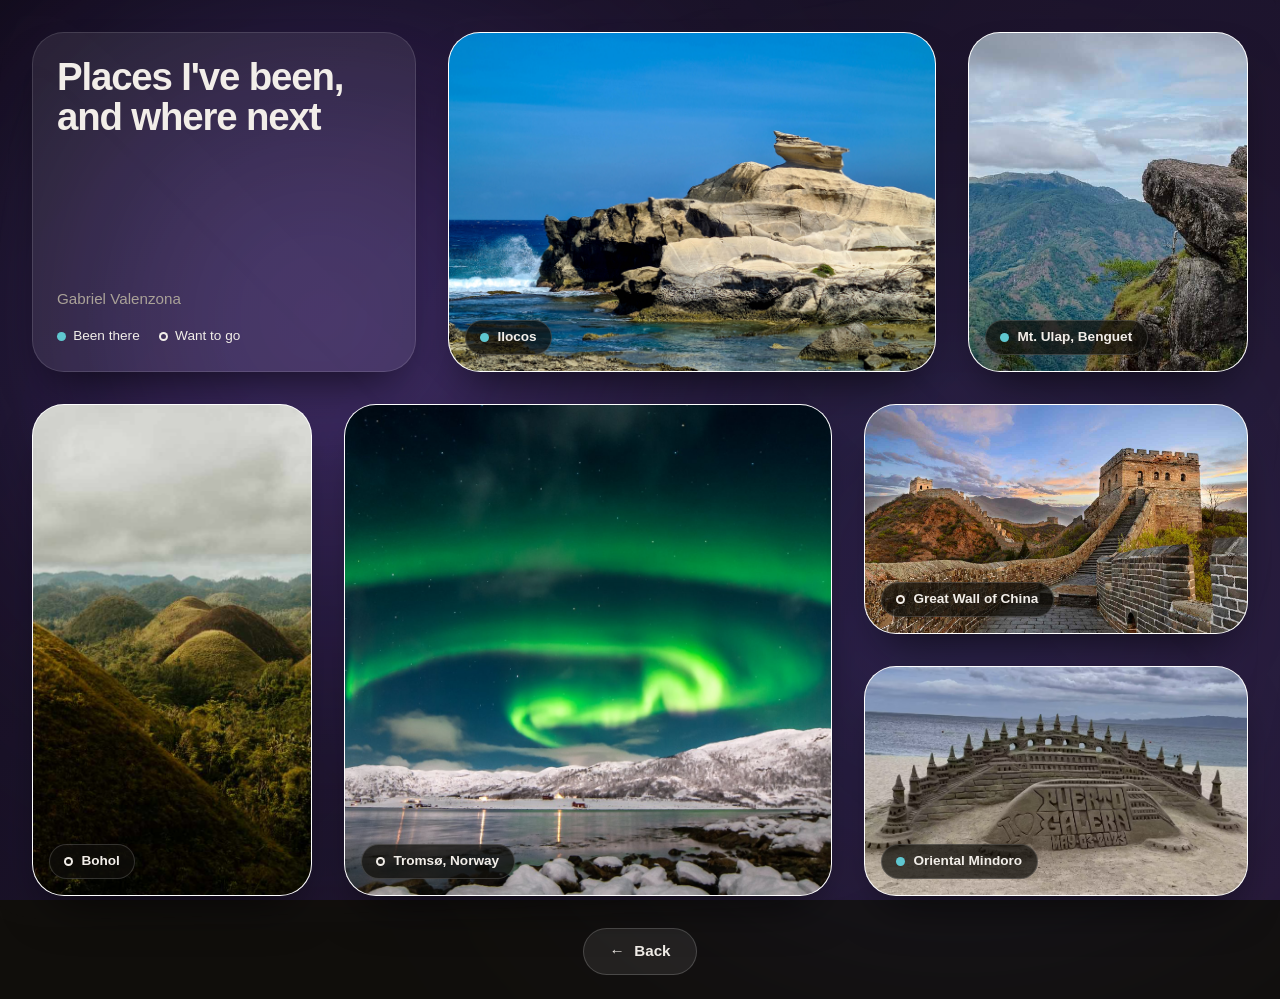
<file: index.html>
<!doctype html>
<html lang="en">

<head>
  <meta charset="utf-8">
  <meta name="viewport" content="width=device-width, initial-scale=1">
  <title>Travel Moodboard</title>
  <link rel="stylesheet" href="assets/style.css" />
  <link href="https://cdn.jsdelivr.net/npm/bootstrap@5.3.8/dist/css/bootstrap.min.css" rel="stylesheet"
    integrity="sha384-sRIl4kxILFvY47J16cr9ZwB07vP4J8+LH7qKQnuqkuIAvNWLzeN8tE5YBujZqJLB" crossorigin="anonymous">
  <link rel="stylesheet" href="assets/style.css" />
</head>

<body>
  <div class="aura-bg">
    <div class="aura-layer aura-layer-1" aria-hidden="true"></div>
    <div class="aura-layer aura-layer-2" aria-hidden="true"></div>
    <div class="aura-layer aura-layer-3" aria-hidden="true"></div>
    <div class="aura-layer aura-layer-4" aria-hidden="true"></div>

    <div class="container-fluid mx-auto position-relative z-1 p-3">

      <!-- Row 1 -->
      <div class="row">
        <div class="col-12 col-lg-4 p-2 p-md-3">
          <div class="card title-card h-100 rounded-5 overflow-hidden p-4 gap-4 justify-content-between">
            <h1>Places I've been, and where next</h1>
            <div class="meta">
              <div>Gabriel Valenzona</div>
              <div class="legend">
                <span><i class="dot been"></i>Been there</span>
                <span><i class="dot want"></i>Want to go</span>
              </div>
            </div>
          </div>
        </div>
        <div class="col-12 col-md-7 col-lg-5 p-2 p-md-3">
          <div class="card photo tall g1 h-100 rounded-5 overflow-hidden">
            <img  src="assets/img/ilocos.jpg" alt="Ilocos">
            <span class="tag"><i class="dot been"></i>Ilocos</span>
          </div>
        </div>
        <div class="col-12 col-md-5 col-lg-3 p-2 p-md-3">
          <div class="card photo tall g2 h-100 rounded-5 overflow-hidden">
            <img  src="assets/img/mtulap.jpg" alt="Benguet">
            <span class="tag"><i class="dot been"></i>Mt. Ulap, Benguet</span>
          </div>
        </div>
      </div>

      <!-- Row 2 -->
      <div class="row">
        <div class="col-12 col-md-5 col-lg-3 p-2 p-md-3">
          <div class="card photo g3 h-100 rounded-5 overflow-hidden">
            <img  src="assets/img/bohol.jpg" alt="Bohol">
            <span class="tag"><i class="dot want"></i>Bohol</span>
          </div>
        </div>
        <div class="col-12 col-md-7 col-lg-5 p-2 p-md-3">
          <div class="card photo g4 h-100 rounded-5 overflow-hidden">
            <img  src="assets/img/norway.jpg" alt="Norway">
            <span class="tag"><i class="dot want"></i>Tromsø, Norway</span>
          </div>
        </div>
        <div class="col-12 col-lg-4">
          <div class="row">
            <div class="col-12 col-md-6 col-lg-12 p-2 p-md-3">
              <div class="card photo g5 rounded-5 overflow-hidden">
                <img  src="assets/img/gwoc.jpg" alt="Great Wall of China">
                <span class="tag"><i class="dot want"></i>Great Wall of China</span>
              </div>
            </div>
            <div class="col-12 col-md-6 col-lg-12 p-2 p-md-3">
              <div class="card photo g6 rounded-5 overflow-hidden">
                <img  src="assets/img/pgallera.jpg" alt="Mindoro">
                <span class="tag"><i class="dot been"></i>Oriental Mindoro</span>
              </div>
            </div>
          </div>
        </div>
      </div>

      <!-- Back button -->
      <div class="text-center pt-3 pb-2">
        <a class="back-btn" href="https://johngabvalenzona.github.io/"><span aria-hidden="true">&larr;</span> Back</a>
      </div>

    </div>
  </div><!-- /.aura-bg -->
  <script src="https://cdn.jsdelivr.net/npm/bootstrap@5.3.8/dist/js/bootstrap.bundle.min.js"
    integrity="sha384-FKyoEForCGlyvwx9Hj09JcYn3nv7wiPVlz7YYwJrWVcXK/BmnVDxM+D2scQbITxI"
    crossorigin="anonymous"></script>
</body>

</html>
</file>
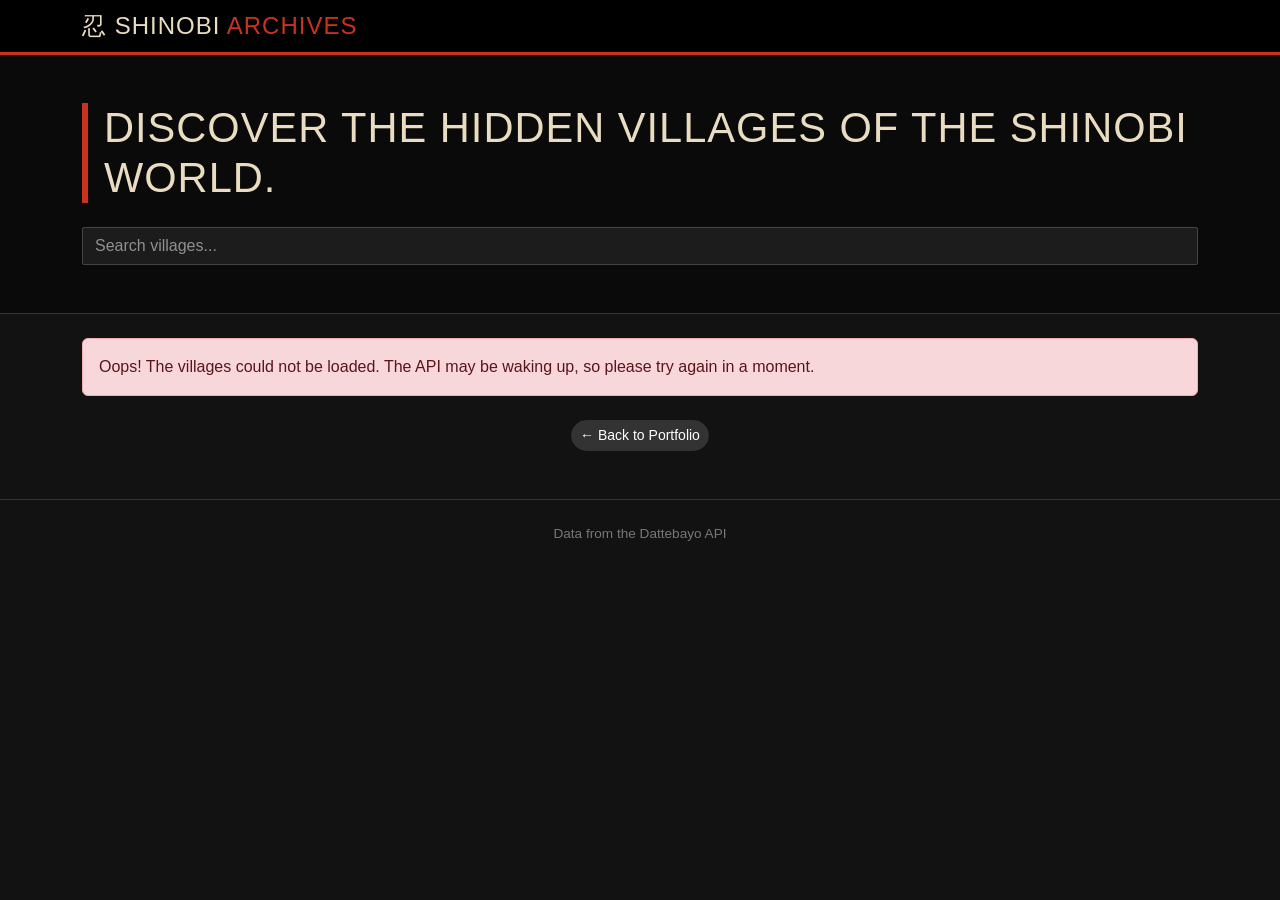
<file: A03/index.html>
<!DOCTYPE html>
<html lang="en">

<head>
  <meta charset="UTF-8">
  <meta name="viewport" content="width=device-width, initial-scale=1">
  <title>SHINOBI ARCHIVES – Villages</title>
  <link href="https://cdn.jsdelivr.net/npm/bootstrap@5.3.8/dist/css/bootstrap.min.css" rel="stylesheet">
  <link href="assets/style.css" rel="stylesheet">
</head>

<body>
  <nav class="site-nav py-2">
    <div class="container">
      <a class="brand" href="index.html">忍 SHINOBI <span>ARCHIVES</span></a>
    </div>
  </nav>

  <header class="banner">
    <div class="container">
      <h1>Discover the Hidden Villages of the Shinobi World.</h1>
      <input type="text" id="searchInput" class="form-control mt-4" placeholder="Search villages..."
        oninput="searchVillages()">
    </div>
  </header>

  <main class="container mt-4">
    <div id="message"></div>
    <div id="villageList" class="row g-3"></div>
  </main>

  <div class="container pt-4 text-center">
    <a href="https://johngabvalenzona.github.io/" class="btn btn-sm rounded-pill back-btn">
      &larr; Back to Portfolio
    </a>
  </div>

  <footer class="text-center">Data from the Dattebayo API</footer>

  <script src="assets/filter.js"></script>
  <script>
    let allVillages = [];

    async function getVillages() {
      document.getElementById("message").innerHTML =
        '<div class="text-center my-5"><div class="spinner-border text-danger"></div><p class="mt-2">Loading villages...</p></div>';
      try {
        const data = await loadEligibleData(showProgress);
        allVillages = data.villages;
        document.getElementById("message").innerHTML = "";
        showVillages(allVillages);
        loadVillageImages(allVillages);
      } catch (error) {
        document.getElementById("message").innerHTML =
          '<div class="alert alert-danger">Oops! The villages could not be loaded. The API may be waking up, so please try again in a moment.</div>';
      }
    }

    function showVillages(list) {
      let html = "";
      for (let i = 0; i < list.length; i++) {
        const v = list[i];
        const count = v.characters ? v.characters.length : 0;
        const known = villageImages[v.name];
        const imageStyle = known ? " style=\"background-image:url('" + known + "')\"" : "";
        html += `
          <div class="col-12 col-sm-6 col-lg-3">
            <a class="village-card" href="view.html?village=${v.id}">
              <div class="village-img" id="villageImg-${v.id}" role="img" aria-label="${v.name}"${imageStyle}></div>
              <div class="body">
                <h3>${v.name}</h3>
                <div class="count">${count} character${count === 1 ? "" : "s"}</div>
              </div>
            </a>
          </div>`;
      }
      if (list.length === 0) {
        html = '<p class="text-center my-4">No villages match your search.</p>';
      }
      document.getElementById("villageList").innerHTML = html;
    }

    function searchVillages() {
      const term = document.getElementById("searchInput").value.trim().toLowerCase();
      const results = [];
      for (let i = 0; i < allVillages.length; i++) {
        if (allVillages[i].name.toLowerCase().includes(term)) {
          results.push(allVillages[i]);
        }
      }
      showVillages(results);
    }

    const WIKI_API = "https://naruto.fandom.com/api.php";
    const IMAGE_CACHE_KEY = "shinobiVillageImages_v1";
    let villageImages = {};

    function loadImageCache() {
      try {
        villageImages = JSON.parse(localStorage.getItem(IMAGE_CACHE_KEY)) || {};
      } catch (error) {
        villageImages = {};
      }
    }

    function saveImageCache() {
      try {
        localStorage.setItem(IMAGE_CACHE_KEY, JSON.stringify(villageImages));
      } catch (error) { }
    }

    function simpleName(name) {
      return name.toLowerCase().replace(" village", "").trim();
    }

    async function findVillageImage(name) {
      const url = WIKI_API + "?action=query&format=json&origin=*&generator=search&gsrlimit=5" +
        "&gsrsearch=" + encodeURIComponent(name) +
        "&prop=pageimages&piprop=thumbnail&pithumbsize=400";
      const response = await fetch(url);
      const data = await response.json();
      if (!data.query || !data.query.pages) return "";
      for (const key in data.query.pages) {
        const page = data.query.pages[key];
        if (simpleName(page.title) === simpleName(name) && page.thumbnail && page.thumbnail.source) {
          return page.thumbnail.source.replace("'", "%27");
        }
      }
      return "";
    }

    function showVillageImage(id, url) {
      const box = document.getElementById("villageImg-" + id);
      if (box && url !== "") {
        box.style.backgroundImage = "url('" + url + "')";
      }
    }

    async function loadVillageImages(list) {
      for (let i = 0; i < list.length; i++) {
        const name = list[i].name;
        if (villageImages[name] !== undefined) continue;
        try {
          let url = await findVillageImage(name);
          if (url !== "" && !(await checkImage(url))) url = "";
          villageImages[name] = url;
          saveImageCache();
          showVillageImage(list[i].id, url);
        } catch (error) {
        }
      }
    }

    loadImageCache();
    getVillages();
  </script>
</body>

</html>
</file>
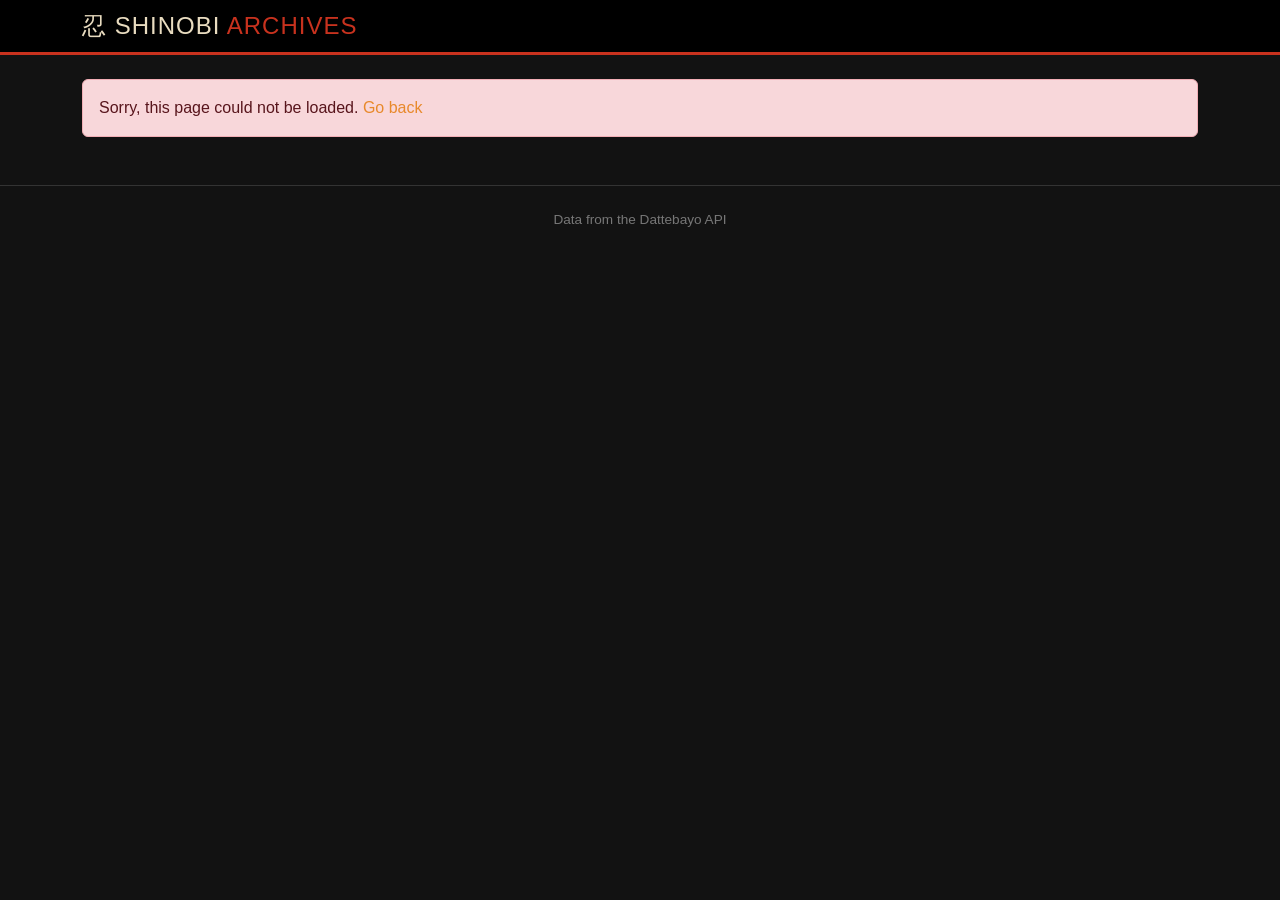
<file: A03/view.html>
<!DOCTYPE html>
<html lang="en">
<head>
  <meta charset="UTF-8">
  <meta name="viewport" content="width=device-width, initial-scale=1">
  <title>SHINOBI ARCHIVES – Characters</title>
  <link href="https://cdn.jsdelivr.net/npm/bootstrap@5.3.8/dist/css/bootstrap.min.css" rel="stylesheet">
  <link href="assets/style.css" rel="stylesheet">
</head>
<body>
  <nav class="site-nav py-2">
    <div class="container">
      <a class="brand" href="index.html">忍 SHINOBI <span>ARCHIVES</span></a>
    </div>
  </nav>

  <main class="container mt-4">
    <div id="message"></div>

    <!-- Village directory -->
    <section id="directory" style="display:none">
      <nav>
        <ol class="breadcrumb">
          <li class="breadcrumb-item"><a href="index.html">Villages</a></li>
          <li class="breadcrumb-item active" id="crumbName"></li>
        </ol>
      </nav>
      <h1 id="villageName"></h1>
      <input type="text" id="searchInput" class="form-control my-3" placeholder="Search characters by name...">
      <div id="characterList"></div>
      <div class="d-flex justify-content-between align-items-center mt-3">
        <button class="btn btn-red" id="prevBtn" onclick="prev()">Previous</button>
        <span id="pageInfo"></span>
        <button class="btn btn-red" id="nextBtn" onclick="next()">Next</button>
      </div>
    </section>

    <!-- Character profile -->
    <section id="profile" style="display:none"></section>
  </main>

  <footer class="text-center">Data from the Dattebayo API</footer>

  <script src="assets/filter.js"></script>
  <script>
    const params = new URLSearchParams(window.location.search);
    const villageId = params.get("village");
    const charId = params.get("id");

    let village = null;
    let eligibleChars = {};
    let page = 1;
    const perPage = 10;
    let searchTerm = "";
    let matches = [];

    function text(value) {
      if (value === undefined || value === null || value === "") return "";
      if (Array.isArray(value)) {
        const parts = [];
        for (let i = 0; i < value.length; i++) {
          const t = text(value[i]);
          if (t !== "") parts.push(t);
        }
        return parts.join(", ");
      }
      if (typeof value === "object") {
        const parts = [];
        for (const key in value) {
          const t = text(value[key]);
          if (t !== "") parts.push(key + ": " + t);
        }
        return parts.join("; ");
      }
      return String(value).replace("File:Gender Various.svg", "").trim();
    }

    function unwrap(data, listName) {
      if (data[listName] && data[listName].length > 0) return data[listName][0];
      return data;
    }

    function backLink() {
      return villageId !== null ? "view.html?village=" + villageId : "index.html";
    }

    // ---------- Village directory ----------
    async function getVillage(data) {
      for (let i = 0; i < data.villages.length; i++) {
        if (String(data.villages[i].id) === villageId) village = data.villages[i];
      }
      if (village === null) throw new Error("village not eligible");
      document.getElementById("villageName").innerHTML = village.name;
      document.getElementById("crumbName").innerHTML = village.name;
      document.title = village.name + " – SHINOBI ARCHIVES";
    }

    async function getOneCharacter(id) {
      try {
        const response = await fetch(API + "/characters/" + id);
        return unwrap(await response.json(), "characters");
      } catch (error) {
        return null;
      }
    }

    async function getCharacters() {
      const list = document.getElementById("characterList");
      list.innerHTML = '<div class="text-center my-5"><div class="spinner-border text-danger"></div></div>';
      try {
        let chars = [];
        let total = 0;
        if (searchTerm === "") {
          total = village.characters.length;
          const ids = village.characters.slice((page - 1) * perPage, page * perPage);
          for (let i = 0; i < ids.length; i++) {
            chars.push(eligibleChars[ids[i]]);
          }
        } else {
          total = matches.length;
          chars = matches.slice((page - 1) * perPage, page * perPage);
        }
        showCharacters(chars, total);
      } catch (error) {
        list.innerHTML = '<div class="alert alert-danger">Could not load the characters. Please try again.</div>';
      }
    }

    function showCharacters(chars, total) {
      let html = "";
      for (let i = 0; i < chars.length; i++) {
        const c = chars[i];
        const p = c.personal || {};
        const rank = c.rank && c.rank.ninjaRank ? text(c.rank.ninjaRank) : "";
        const info = [];
        if (text(p.clan) !== "") info.push("Clan: " + text(p.clan));
        if (text(p.classification) !== "") info.push(text(p.classification));
        if (rank !== "") info.push("Rank: " + rank);
        const image = '<img src="' + c.images[0] + '" alt="' + c.name + '">';
        html += `
          <a class="char-row" href="view.html?id=${c.id}&village=${villageId}">
            ${image}
            <div>
              <div class="char-name">${c.name}</div>
              <div class="char-info">${info.join(" · ")}</div>
            </div>
          </a>`;
      }
      if (total === 0) {
        html = '<p class="text-center my-4">No characters match your search.</p>';
      }
      document.getElementById("characterList").innerHTML = html;

      const totalPages = Math.max(1, Math.ceil(total / perPage));
      document.getElementById("pageInfo").innerHTML = "Page " + page + " of " + totalPages + " (" + total + " characters)";
      document.getElementById("prevBtn").disabled = page <= 1;
      document.getElementById("nextBtn").disabled = page >= totalPages;
    }

    function prev() {
      if (page > 1) {
        page--;
        getCharacters();
        window.scrollTo(0, 0);
      }
    }

    function next() {
      page++;
      getCharacters();
      window.scrollTo(0, 0);
    }

    async function searchCharacters() {
      searchTerm = document.getElementById("searchInput").value.trim();
      page = 1;
      if (searchTerm === "") {
        getCharacters();
        return;
      }
      document.getElementById("characterList").innerHTML =
        '<div class="text-center my-5"><div class="spinner-border text-danger"></div></div>';
      try {
        matches = [];
        for (let i = 0; i < village.characters.length; i++) {
          const c = eligibleChars[village.characters[i]];
          if (c.name.toLowerCase().includes(searchTerm.toLowerCase())) {
            matches.push(c);
          }
        }
        getCharacters();
      } catch (error) {
        document.getElementById("characterList").innerHTML =
          '<div class="alert alert-danger">Search failed. Please try again.</div>';
      }
    }

    // ---------- Character profile ----------
    function makeSection(title, rows) {
      let items = "";
      for (let i = 0; i < rows.length; i++) {
        const value = text(rows[i][1]);
        if (value !== "") {
          items += "<dt>" + rows[i][0] + "</dt><dd>" + value + "</dd>";
        }
      }
      if (items === "") return "";
      return '<div class="profile-section"><h3>' + title + "</h3><dl class=\"mb-0\">" + items + "</dl></div>";
    }

    function makeTags(title, list) {
      if (!Array.isArray(list) || list.length === 0) return "";
      let tags = "";
      for (let i = 0; i < list.length; i++) {
        tags += '<span class="tag">' + list[i] + "</span>";
      }
      return '<div class="profile-section"><h3>' + title + "</h3>" + tags + "</div>";
    }

    async function getProfile() {
      if (!eligibleChars[charId]) throw new Error("character not eligible");
      const c = await getOneCharacter(charId);
      if (c === null || !c.name) throw new Error("not found");
      const p = c.personal || {};
      const r = c.rank || {};
      const v = c.voiceActors || {};

      const familyRows = [];
      for (const key in c.family || {}) {
        familyRows.push([key.trim().charAt(0).toUpperCase() + key.trim().slice(1), c.family[key]]);
      }

      const image = '<img class="profile-img" src="' + eligibleChars[charId].images[0] + '" alt="' + c.name + '">';

      document.title = c.name + " – SHINOBI ARCHIVES";
      document.getElementById("profile").innerHTML = `
        <a class="btn btn-red mb-3" href="${backLink()}">&larr; Back to Village</a>
        <div class="row g-4">
          <div class="col-md-5">${image}</div>
          <div class="col-md-7">
            <h1>${c.name} <span class="id-badge">ID ${c.id}</span></h1>
            ${makeSection("Personal Information", [
              ["Birthdate", p.birthdate], ["Sex", p.sex], ["Status", p.status], ["Blood Type", p.bloodType],
              ["Age", p.age], ["Height", p.height], ["Weight", p.weight], ["Species", p.species],
              ["Classification", p.classification], ["Occupation", p.occupation]
            ])}
            ${makeSection("Clan & Affiliation", [
              ["Clan", p.clan], ["Affiliation", p.affiliation], ["Team", p.team], ["Partner", p.partner]
            ])}
            ${makeSection("Ninja Info", [
              ["Ninja Rank", r.ninjaRank], ["Registration", r.ninjaRegistration], ["Kekkei Genkai", p.kekkeiGenkai],
              ["Tailed Beast", p.tailedBeast], ["Chakra Nature", c.natureType]
            ])}
            ${makeSection("Family", familyRows)}
            ${makeSection("Voice Actors", [["Japanese", v.japanese], ["English", v.english]])}
          </div>
        </div>
        <div class="mt-3">
          ${makeTags("Jutsu", c.jutsu)}
          ${makeTags("Tools", c.tools)}
        </div>`;
    }

    // ---------- Start the page ----------
    async function start() {
      const message = document.getElementById("message");
      showProgress("Loading...");
      try {
        const data = await loadEligibleData(showProgress);
        eligibleChars = data.characters;
        if (charId !== null) {
          await getProfile();
          document.getElementById("profile").style.display = "block";
        } else if (villageId !== null) {
          await getVillage(data);
          document.getElementById("directory").style.display = "block";
          document.getElementById("searchInput").addEventListener("input", searchCharacters);
          getCharacters();
        } else {
          message.innerHTML = '<div class="alert alert-warning">No village selected. <a href="index.html">Go back to the villages.</a></div>';
          return;
        }
        message.innerHTML = "";
      } catch (error) {
        message.innerHTML = '<div class="alert alert-danger">Sorry, this page could not be loaded. <a href="' + backLink() + '">Go back</a></div>';
      }
    }

    start();
  </script>
</body>
</html>
</file>
<file: assets/style.css>
:root {
  --ink: #f2eee9;
  --muted: #aaa298;
  --tide: #5fc7d0;
}

body {
  min-height: 100vh;
  font-family: -apple-system, "SF Pro Display", "Segoe UI", Inter, Roboto, sans-serif;
  color: var(--ink);
  background-color: #100e0b;
}

.container-fluid {
  max-width: 1500px;
}

.row {
  --bs-gutter-x: 0;
}

.card {
  color: var(--ink);
  border: 1px solid rgba(255, 255, 255, .12);
  box-shadow: 0 24px 48px -20px rgba(0, 0, 0, .7);
}

.photo {
  position: relative;
  min-height: 230px;
  background-size: cover;
  background-position: center;
}

.photo.tall {
  min-height: 340px;
}

.photo>img {
  position: absolute;
  inset: 0;
  width: 100%;
  height: 100%;
  object-fit: cover;
}

.tag {
  position: absolute;
  left: 1rem;
  bottom: 1rem;
  display: inline-flex;
  align-items: center;
  gap: .5rem;
  padding: .4rem .9rem;
  border-radius: 999px;
  font-size: .85rem;
  font-weight: 600;
  color: var(--ink);
  background: rgba(16, 14, 11, .72);
  border: 1px solid rgba(255, 255, 255, .16);
  max-width: calc(100% - 2rem);
}

.dot {
  width: 9px;
  height: 9px;
  border-radius: 50%;
  display: inline-block;
}

.dot.been {
  background: var(--tide);
}

.dot.want {
  box-shadow: 0 0 0 2px var(--ink) inset;
}

.title-card {
  background: rgba(255, 255, 255, .08);
}

.title-card h1 {
  font-size: clamp(1.8rem, 1rem + 2vw, 2.4rem);
  font-weight: 650;
  letter-spacing: -.03em;
  line-height: 1.05;
  margin: 0;
}

.title-card .meta {
  color: var(--muted);
  font-size: .95rem;
  line-height: 1.6;
}

.title-card .meta b {
  color: var(--ink);
  font-weight: 600;
}

.legend {
  display: flex;
  gap: 1.2rem;
  margin-top: .9rem;
  font-size: .85rem;
  color: var(--ink);
}

.legend span {
  display: inline-flex;
  align-items: center;
  gap: .45rem;
}

.aura-bg>.aura-layer {
  position: fixed;
  inset: 0;
  pointer-events: none;
  transform: translateZ(0);
  will-change: transform;
}

.aura-layer-1 {
  background: linear-gradient(135deg, rgba(15, 10, 25, 0.95) 0%, rgba(30, 20, 50, 0.8) 50%, rgba(50, 30, 80, 0.6) 100%);
  mix-blend-mode: normal;
}

.aura-layer-2 {
  background: radial-gradient(circle at 25% 35%, rgba(139, 92, 246, 0.4) 0%, transparent 40%);
  mix-blend-mode: screen;
  filter: blur(120px);
}

.aura-layer-3 {
  background: radial-gradient(circle at 75% 65%, rgba(99, 102, 241, 0.3) 0%, transparent 35%);
  mix-blend-mode: screen;
  filter: blur(150px);
}

.aura-layer-4 {
  background: linear-gradient(45deg, rgba(255, 255, 255, 0.05) 0%, rgba(255, 255, 255, 0) 50%, rgba(255, 255, 255, 0.03) 100%);
  mix-blend-mode: overlay;
  filter: blur(24px);
}

.back-btn {
  display: inline-flex;
  align-items: center;
  gap: .6rem;
  padding: .7rem 1.6rem;
  border-radius: 999px;
  font-size: .95rem;
  font-weight: 600;
  color: var(--ink);
  text-decoration: none;
  background: rgba(255, 255, 255, .08);
  border: 1px solid rgba(255, 255, 255, .18);
  transition: background .2s, transform .2s;
}

.back-btn:hover {
  color: var(--ink);
  background: rgba(255, 255, 255, .16);
  transform: translateY(-2px);
}

.back-btn:focus-visible {
  outline: 2px solid var(--tide);
  outline-offset: 3px;
}

.photo {
  isolation: isolate;
}

.card {
  transition: transform .35s cubic-bezier(.2, .7, .2, 1), box-shadow .35s, border-color .35s;
}

.photo>img {
  transition: transform .7s cubic-bezier(.2, .7, .2, 1);
}

.tag {
  transition: background .3s, transform .3s;
}

@media (hover: hover) {
  .card:hover {
    transform: translateY(-6px);
    border-color: rgba(255, 255, 255, .28);
    box-shadow: 0 34px 56px -22px rgba(0, 0, 0, .8), 0 0 40px -10px rgba(139, 92, 246, .35);
  }

  .photo:hover>img {
    transform: scale(1.06);
  }

  .photo:hover .tag {
    background: rgba(16, 14, 11, .88);
    transform: translateY(-2px);
  }
}
</file>
<file: A03/assets/style.css>
:root { --red:#c8321e; --orange:#e8892b; --paper:#e9dcc0; --dark:#121212; --card:#1c1c1c; }
body { background:var(--dark); color:var(--paper); font-family:"Segoe UI",Arial,sans-serif; min-height:100vh; }
h1,h2,h3,.brand { font-family:Impact,"Arial Black",sans-serif; text-transform:uppercase; letter-spacing:1px; }
a { color:var(--orange); text-decoration:none; }
a:hover { color:var(--red); }

.site-nav { background:#000; border-bottom:3px solid var(--red); }
.brand { color:var(--paper); font-size:1.5rem; }
.brand span { color:var(--red); }
.brand:hover { color:var(--paper); }

.banner { background:#0a0a0a; border-bottom:1px solid #333; padding:3rem 0; }
.banner h1 { font-size:2.6rem; border-left:6px solid var(--red); padding-left:1rem; }

.form-control { background:var(--card); border:1px solid #444; color:var(--paper); border-radius:2px; }
.form-control:focus { background:var(--card); color:var(--paper); border-color:var(--red); box-shadow:none; }
#searchInput::placeholder {color: rgb(144, 144, 144);}
.btn-red { background:var(--red); border:0; color:#fff; border-radius:2px; text-transform:uppercase; font-weight:600; }
.btn-red:hover { background:var(--orange); color:#000; }
.btn-red:disabled { background:#333; color:#777; }

.village-card { display:block; background:var(--card); border:1px solid #333; border-top:3px solid var(--red); color:var(--paper); height:100%; transition:transform .2s, border-color .2s; }
.village-card:hover { transform:translateY(-3px); border-color:var(--orange); color:var(--paper); }
.village-img { width:100%; height:150px; background:#262626 center / cover no-repeat; border-bottom:1px solid #333; }
.village-card .body { padding:1rem; }
.village-card h3 { font-size:1.2rem; margin:0 0 .3rem; }
.count { color:var(--orange); font-size:.9rem; }

.breadcrumb { --bs-breadcrumb-divider-color:#777; }
.breadcrumb-item.active { color:#999; }

.char-row { display:flex; align-items:center; gap:1rem; background:var(--card); border-left:3px solid #333; padding:.6rem 1rem; margin-bottom:.5rem; color:var(--paper); transition:background .2s, border-color .2s; }
.char-row:hover { background:#262626; border-color:var(--red); color:var(--paper); }
.char-row img, .no-img { width:60px; height:60px; object-fit:cover; object-position:top; background:#333; flex-shrink:0; }
.no-img { display:flex; align-items:center; justify-content:center; color:#777; }
.char-name { font-weight:700; font-size:1.05rem; }
.char-info { color:#a99f88; font-size:.85rem; }

.profile-img { width:100%; max-height:520px; object-fit:contain; background:#1c1c1c; border-bottom:4px solid var(--red); }
.profile-section { background:var(--card); border-left:3px solid var(--red); padding:1rem 1.25rem; margin-bottom:1rem; }
.profile-section h3 { font-size:1.1rem; color:var(--orange); margin-bottom:.6rem; }
.profile-section dt { color:#a99f88; font-weight:600; font-size:.85rem; text-transform:uppercase; }
.profile-section dd { margin-bottom:.5rem; }
.tag { display:inline-block; background:#2a2a2a; border:1px solid #444; padding:2px 8px; margin:2px; font-size:.8rem; }
.id-badge { background:var(--red); color:#fff; padding:2px 10px; font-size:1rem; vertical-align:middle; }

.back-btn {
    color: #ffffff;              /* Text color */
    background-color: #333333;   /* Button background */
    border: 1px solid #333333;   /* Border color */
}

.back-btn:hover {
    color: #333333;
    background-color: #ffffff;
    border-color: #333333;
}

footer { border-top:1px solid #333; color:#777; font-size:.85rem; padding:1.5rem 0; margin-top:3rem; }
@media (max-width:576px) { .banner h1 { font-size:1.8rem; } }
</file>
